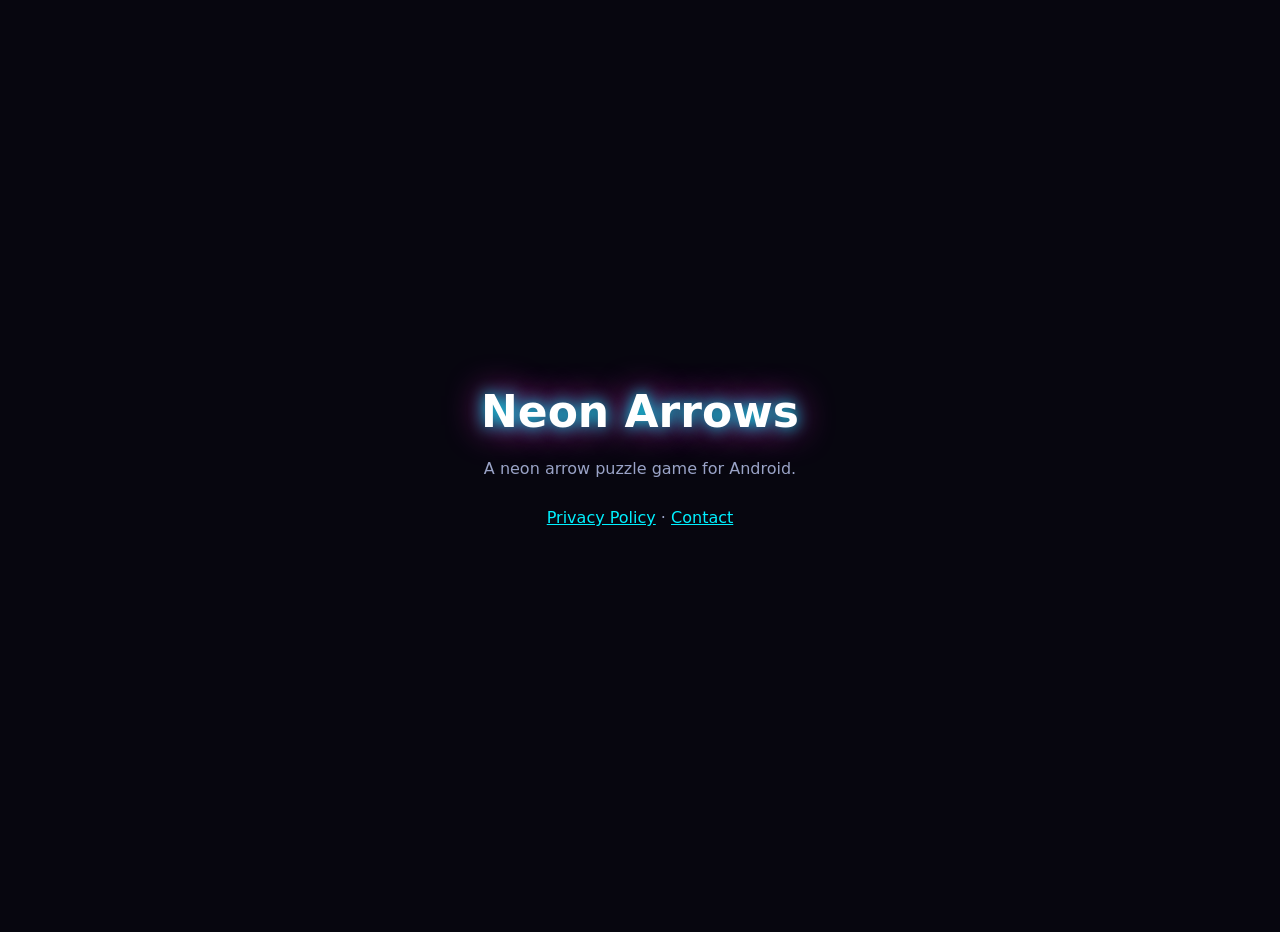
<file: index.html>
<!doctype html>
<html lang="en">
<head>
<meta charset="utf-8">
<meta name="viewport" content="width=device-width, initial-scale=1">
<title>Neon Arrows</title>
<style>
  body { margin: 0; min-height: 100vh; display: grid; place-items: center; background: #07060f; color: #e8ecff;
    font: 16px/1.6 system-ui, -apple-system, "Segoe UI", Roboto, sans-serif; text-align: center; padding: 16px; }
  h1 { font-size: 44px; margin: 0 0 8px; color: #fff; text-shadow: 0 0 16px #00f0ff, 0 0 36px #ff2bd6; }
  p { color: #9aa3c7; margin: 0 0 24px; }
  a { color: #00f0ff; }
</style>
</head>
<body>
  <main>
    <h1>Neon Arrows</h1>
    <p>A neon arrow puzzle game for Android.</p>
    <p><a href="neon-arrows/privacy.html">Privacy Policy</a> · <a href="mailto:whisk0114@gmail.com">Contact</a></p>
  </main>
</body>
</html>
</file>
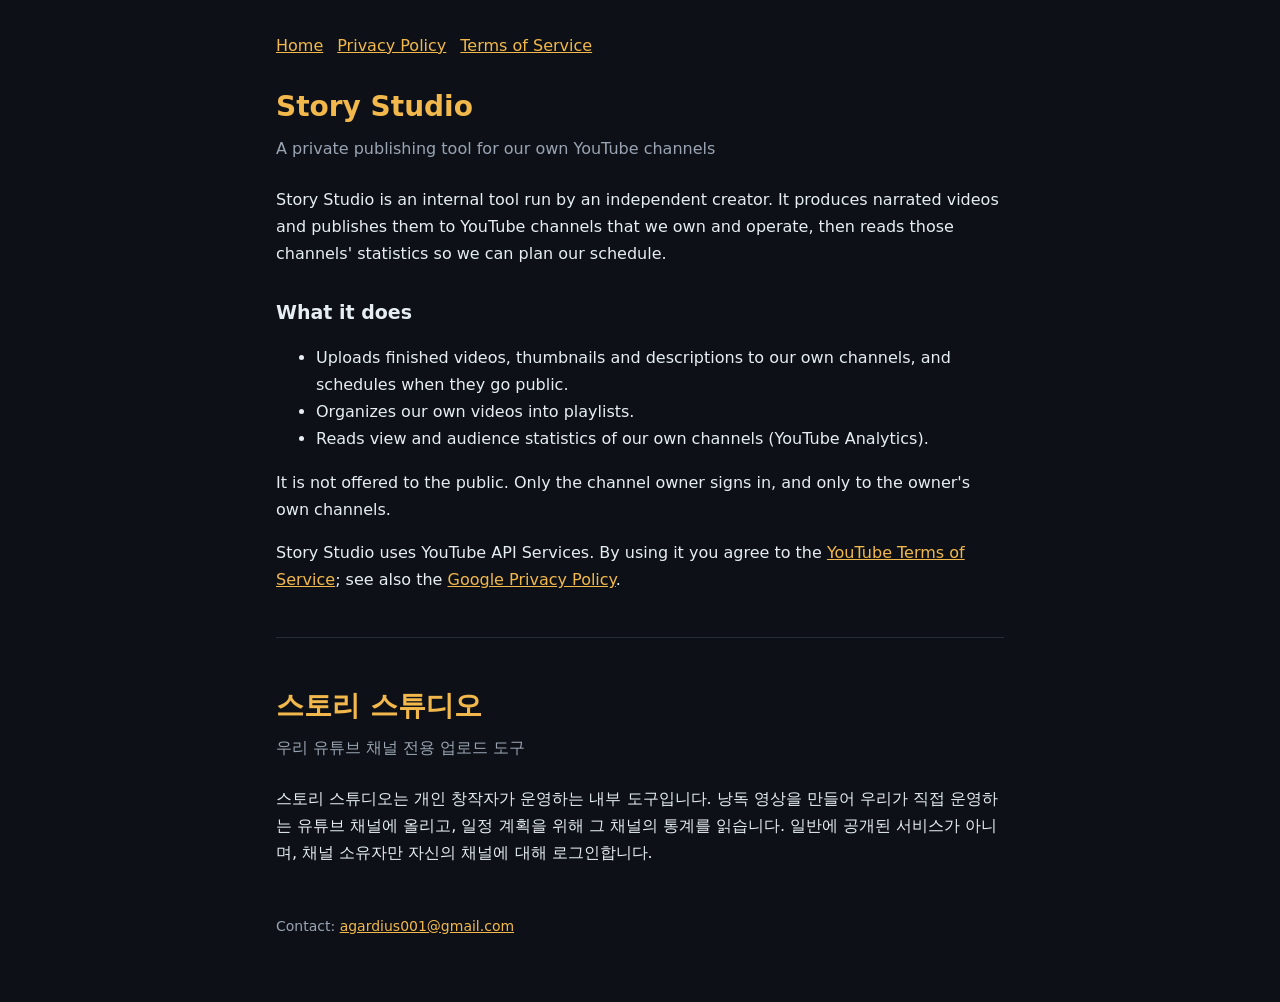
<file: studio/index.html>
<!doctype html>
<html lang="ko">
<head>
<meta charset="utf-8">
<meta name="viewport" content="width=device-width, initial-scale=1">
<title>Story Studio</title>
<link rel="stylesheet" href="style.css">
</head>
<body>
<main>
  <nav><a href="index.html">Home</a><a href="privacy.html">Privacy Policy</a><a href="terms.html">Terms of Service</a></nav>

  <h1>Story Studio</h1>
  <p class="meta">A private publishing tool for our own YouTube channels</p>

  <p>Story Studio is an internal tool run by an independent creator. It produces narrated videos and publishes them
    to YouTube channels that we own and operate, then reads those channels' statistics so we can plan our schedule.</p>

  <h2>What it does</h2>
  <ul>
    <li>Uploads finished videos, thumbnails and descriptions to our own channels, and schedules when they go public.</li>
    <li>Organizes our own videos into playlists.</li>
    <li>Reads view and audience statistics of our own channels (YouTube Analytics).</li>
  </ul>
  <p>It is not offered to the public. Only the channel owner signs in, and only to the owner's own channels.</p>

  <p>Story Studio uses YouTube API Services. By using it you agree to the
    <a href="https://www.youtube.com/t/terms">YouTube Terms of Service</a>; see also the
    <a href="https://policies.google.com/privacy">Google Privacy Policy</a>.</p>

  <hr>

  <h1>스토리 스튜디오</h1>
  <p class="meta">우리 유튜브 채널 전용 업로드 도구</p>
  <p>스토리 스튜디오는 개인 창작자가 운영하는 내부 도구입니다. 낭독 영상을 만들어 우리가 직접 운영하는 유튜브 채널에
    올리고, 일정 계획을 위해 그 채널의 통계를 읽습니다. 일반에 공개된 서비스가 아니며, 채널 소유자만 자신의 채널에 대해
    로그인합니다.</p>

  <footer>Contact: <a href="mailto:agardius001@gmail.com">agardius001@gmail.com</a></footer>
</main>
</body>
</html>
</file>
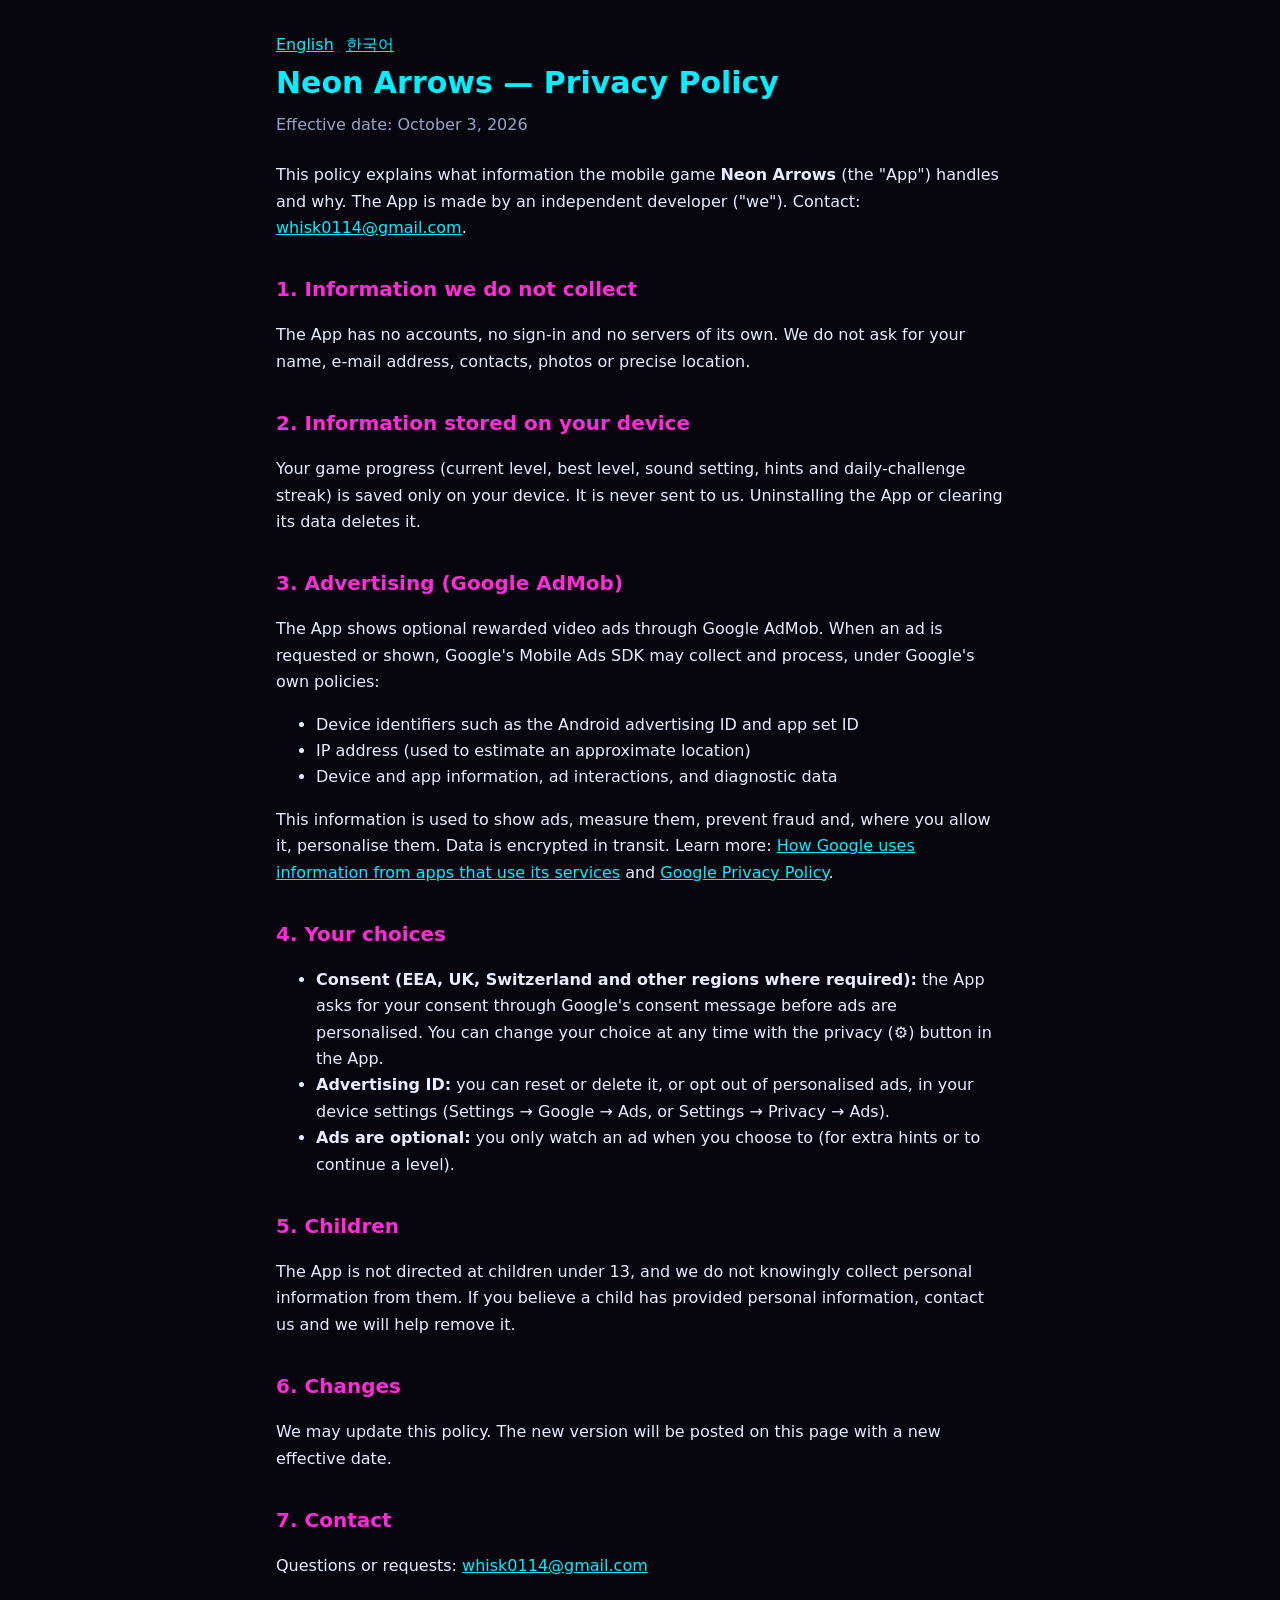
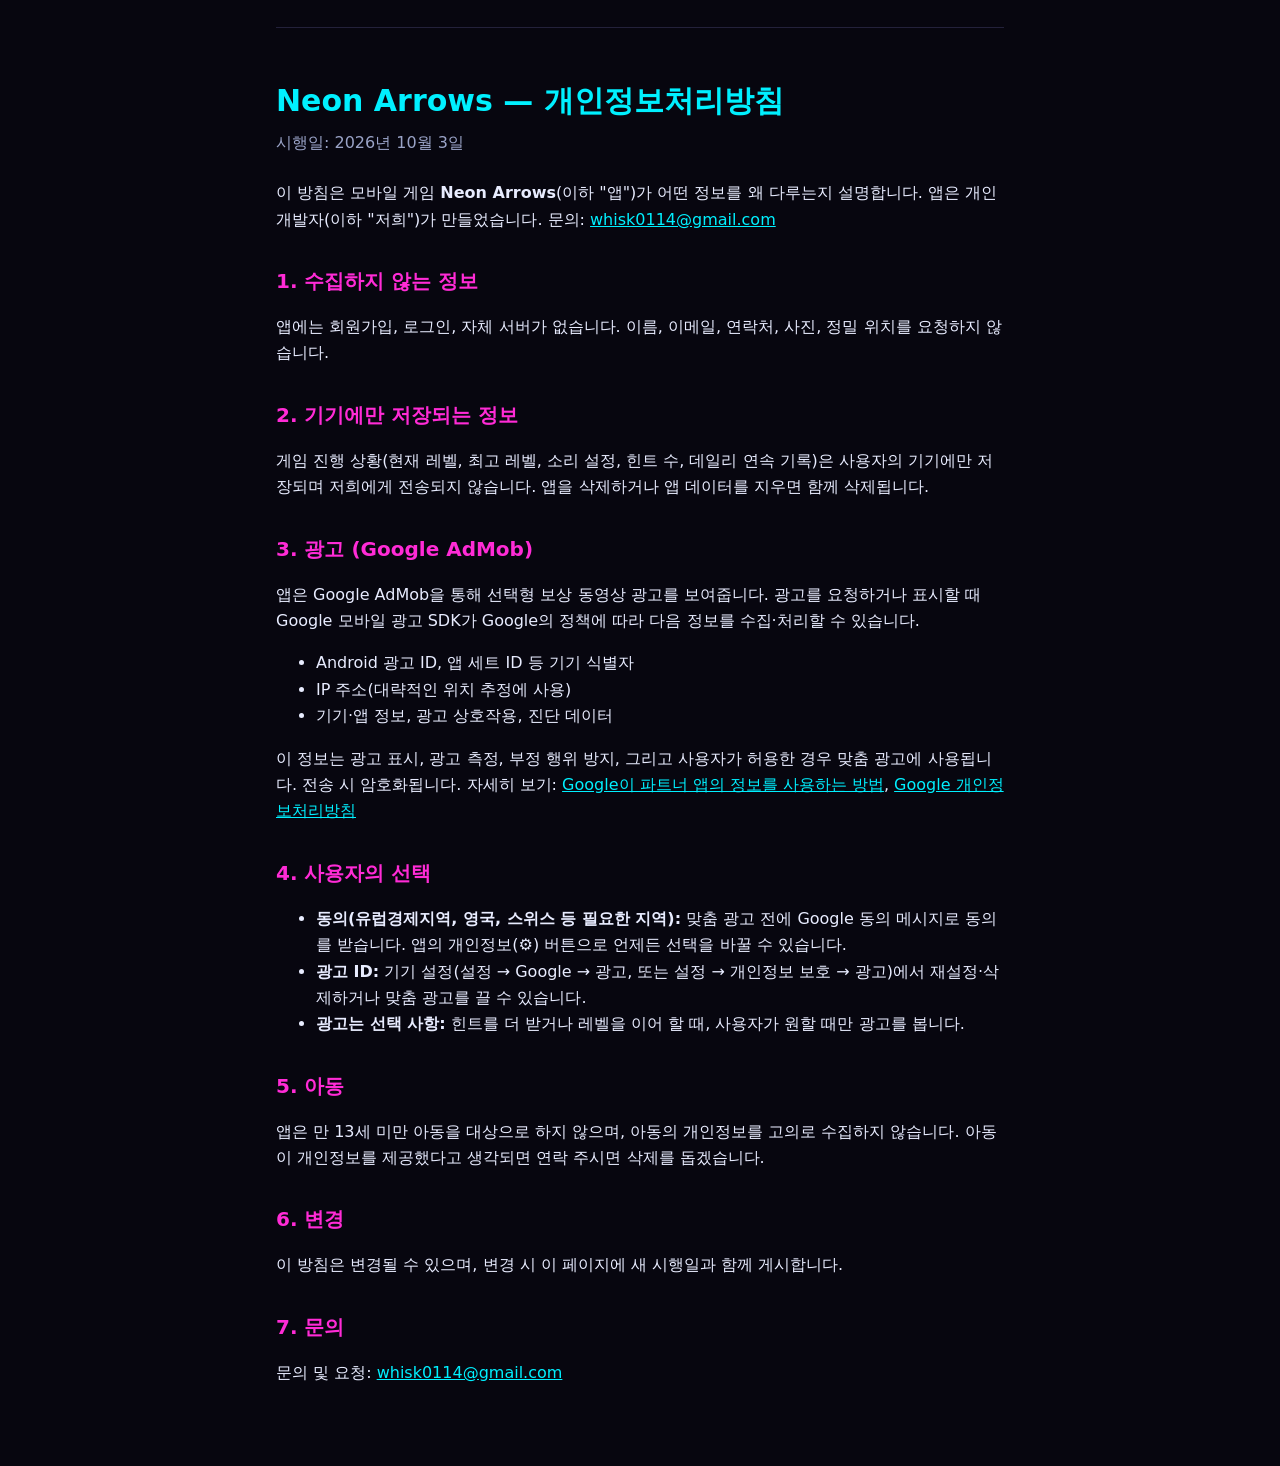
<file: neon-arrows/privacy.html>
<!doctype html>
<html lang="en">
<head>
<meta charset="utf-8">
<meta name="viewport" content="width=device-width, initial-scale=1">
<title>Neon Arrows — Privacy Policy</title>
<style>
  :root { --bg: #07060f; --text: #e8ecff; --dim: #9aa3c7; --accent: #00f0ff; --accent2: #ff2bd6; }
  * { box-sizing: border-box; }
  body { margin: 0; background: var(--bg); color: var(--text); font: 16px/1.65 system-ui, -apple-system, "Segoe UI", Roboto, "Malgun Gothic", sans-serif; }
  main { max-width: 760px; margin: 0 auto; padding: 32px 16px 64px; }
  h1 { font-size: 30px; margin: 0 0 4px; color: var(--accent); }
  h2 { font-size: 20px; margin: 32px 0 8px; color: var(--accent2); }
  p, li { color: var(--text); }
  .meta { color: var(--dim); margin: 0 0 24px; }
  a { color: var(--accent); }
  nav a { margin-right: 12px; }
  hr { border: 0; border-top: 1px solid #23213a; margin: 48px 0; }
</style>
</head>
<body>
<main>
  <nav><a href="#en">English</a><a href="#ko">한국어</a></nav>

  <section id="en">
    <h1>Neon Arrows — Privacy Policy</h1>
    <p class="meta">Effective date: October 3, 2026</p>

    <p>This policy explains what information the mobile game <strong>Neon Arrows</strong> (the "App") handles and why.
      The App is made by an independent developer ("we"). Contact: <a href="mailto:whisk0114@gmail.com">whisk0114@gmail.com</a>.</p>

    <h2>1. Information we do not collect</h2>
    <p>The App has no accounts, no sign-in and no servers of its own. We do not ask for your name, e-mail address,
      contacts, photos or precise location.</p>

    <h2>2. Information stored on your device</h2>
    <p>Your game progress (current level, best level, sound setting, hints and daily-challenge streak) is saved only
      on your device. It is never sent to us. Uninstalling the App or clearing its data deletes it.</p>

    <h2>3. Advertising (Google AdMob)</h2>
    <p>The App shows optional rewarded video ads through Google AdMob. When an ad is requested or shown, Google's
      Mobile Ads SDK may collect and process, under Google's own policies:</p>
    <ul>
      <li>Device identifiers such as the Android advertising ID and app set ID</li>
      <li>IP address (used to estimate an approximate location)</li>
      <li>Device and app information, ad interactions, and diagnostic data</li>
    </ul>
    <p>This information is used to show ads, measure them, prevent fraud and, where you allow it, personalise them.
      Data is encrypted in transit. Learn more:
      <a href="https://policies.google.com/technologies/partner-sites">How Google uses information from apps that use its services</a>
      and <a href="https://policies.google.com/privacy">Google Privacy Policy</a>.</p>

    <h2>4. Your choices</h2>
    <ul>
      <li><strong>Consent (EEA, UK, Switzerland and other regions where required):</strong> the App asks for your consent
        through Google's consent message before ads are personalised. You can change your choice at any time with the
        privacy (⚙) button in the App.</li>
      <li><strong>Advertising ID:</strong> you can reset or delete it, or opt out of personalised ads, in your device
        settings (Settings → Google → Ads, or Settings → Privacy → Ads).</li>
      <li><strong>Ads are optional:</strong> you only watch an ad when you choose to (for extra hints or to continue a level).</li>
    </ul>

    <h2>5. Children</h2>
    <p>The App is not directed at children under 13, and we do not knowingly collect personal information from them.
      If you believe a child has provided personal information, contact us and we will help remove it.</p>

    <h2>6. Changes</h2>
    <p>We may update this policy. The new version will be posted on this page with a new effective date.</p>

    <h2>7. Contact</h2>
    <p>Questions or requests: <a href="mailto:whisk0114@gmail.com">whisk0114@gmail.com</a></p>
  </section>

  <hr>

  <section id="ko" lang="ko">
    <h1>Neon Arrows — 개인정보처리방침</h1>
    <p class="meta">시행일: 2026년 10월 3일</p>

    <p>이 방침은 모바일 게임 <strong>Neon Arrows</strong>(이하 "앱")가 어떤 정보를 왜 다루는지 설명합니다.
      앱은 개인 개발자(이하 "저희")가 만들었습니다. 문의: <a href="mailto:whisk0114@gmail.com">whisk0114@gmail.com</a></p>

    <h2>1. 수집하지 않는 정보</h2>
    <p>앱에는 회원가입, 로그인, 자체 서버가 없습니다. 이름, 이메일, 연락처, 사진, 정밀 위치를 요청하지 않습니다.</p>

    <h2>2. 기기에만 저장되는 정보</h2>
    <p>게임 진행 상황(현재 레벨, 최고 레벨, 소리 설정, 힌트 수, 데일리 연속 기록)은 사용자의 기기에만 저장되며
      저희에게 전송되지 않습니다. 앱을 삭제하거나 앱 데이터를 지우면 함께 삭제됩니다.</p>

    <h2>3. 광고 (Google AdMob)</h2>
    <p>앱은 Google AdMob을 통해 선택형 보상 동영상 광고를 보여줍니다. 광고를 요청하거나 표시할 때 Google 모바일 광고
      SDK가 Google의 정책에 따라 다음 정보를 수집·처리할 수 있습니다.</p>
    <ul>
      <li>Android 광고 ID, 앱 세트 ID 등 기기 식별자</li>
      <li>IP 주소(대략적인 위치 추정에 사용)</li>
      <li>기기·앱 정보, 광고 상호작용, 진단 데이터</li>
    </ul>
    <p>이 정보는 광고 표시, 광고 측정, 부정 행위 방지, 그리고 사용자가 허용한 경우 맞춤 광고에 사용됩니다.
      전송 시 암호화됩니다. 자세히 보기:
      <a href="https://policies.google.com/technologies/partner-sites?hl=ko">Google이 파트너 앱의 정보를 사용하는 방법</a>,
      <a href="https://policies.google.com/privacy?hl=ko">Google 개인정보처리방침</a></p>

    <h2>4. 사용자의 선택</h2>
    <ul>
      <li><strong>동의(유럽경제지역, 영국, 스위스 등 필요한 지역):</strong> 맞춤 광고 전에 Google 동의 메시지로 동의를
        받습니다. 앱의 개인정보(⚙) 버튼으로 언제든 선택을 바꿀 수 있습니다.</li>
      <li><strong>광고 ID:</strong> 기기 설정(설정 → Google → 광고, 또는 설정 → 개인정보 보호 → 광고)에서 재설정·삭제하거나
        맞춤 광고를 끌 수 있습니다.</li>
      <li><strong>광고는 선택 사항:</strong> 힌트를 더 받거나 레벨을 이어 할 때, 사용자가 원할 때만 광고를 봅니다.</li>
    </ul>

    <h2>5. 아동</h2>
    <p>앱은 만 13세 미만 아동을 대상으로 하지 않으며, 아동의 개인정보를 고의로 수집하지 않습니다.
      아동이 개인정보를 제공했다고 생각되면 연락 주시면 삭제를 돕겠습니다.</p>

    <h2>6. 변경</h2>
    <p>이 방침은 변경될 수 있으며, 변경 시 이 페이지에 새 시행일과 함께 게시합니다.</p>

    <h2>7. 문의</h2>
    <p>문의 및 요청: <a href="mailto:whisk0114@gmail.com">whisk0114@gmail.com</a></p>
  </section>
</main>
</body>
</html>
</file>
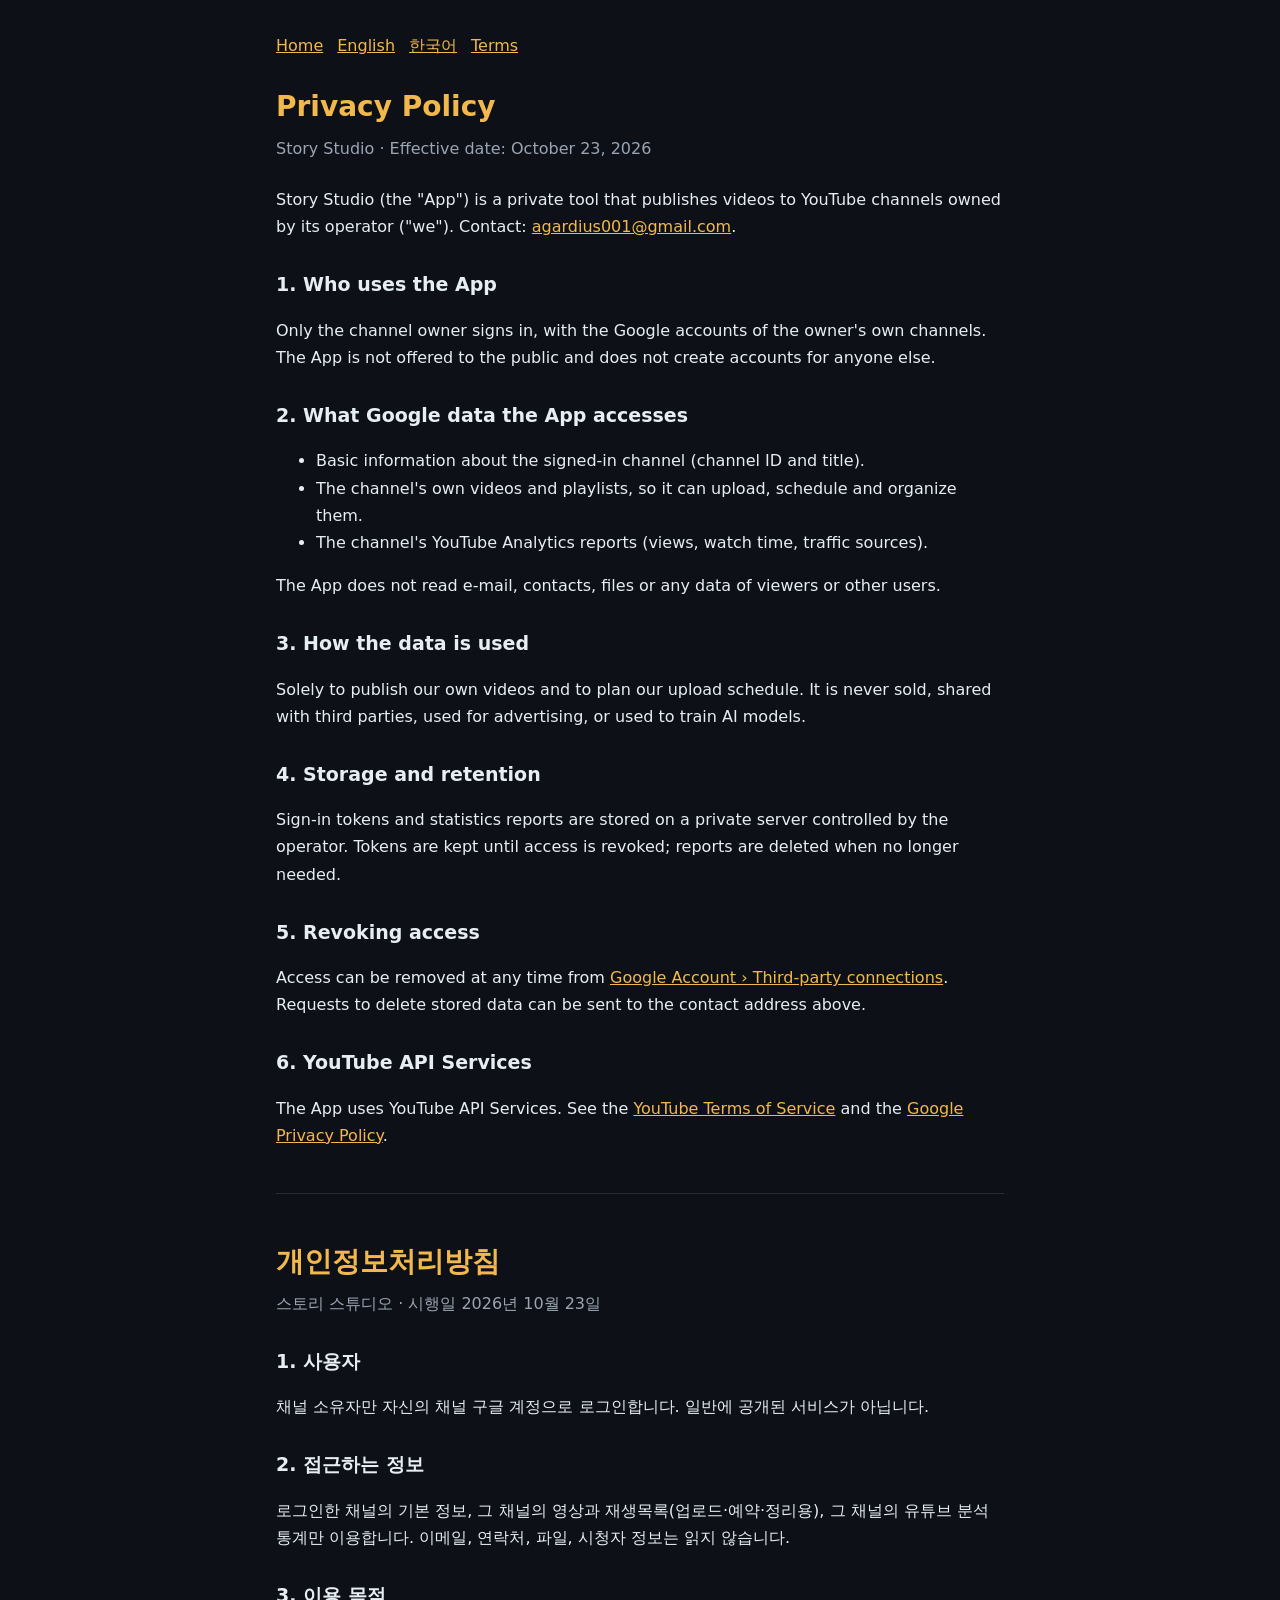
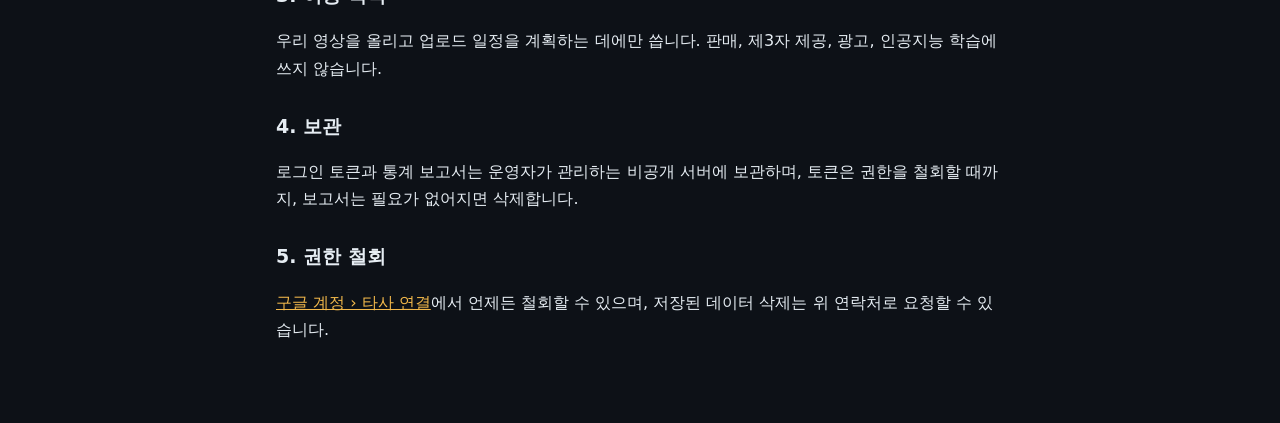
<file: studio/privacy.html>
<!doctype html>
<html lang="en">
<head>
<meta charset="utf-8">
<meta name="viewport" content="width=device-width, initial-scale=1">
<title>Story Studio Privacy</title>
<link rel="stylesheet" href="style.css">
</head>
<body>
<main>
  <nav><a href="index.html">Home</a><a href="#en">English</a><a href="#ko">한국어</a><a href="terms.html">Terms</a></nav>

  <section id="en">
    <h1>Privacy Policy</h1>
    <p class="meta">Story Studio · Effective date: October 23, 2026</p>

    <p>Story Studio (the "App") is a private tool that publishes videos to YouTube channels owned by its operator ("we").
      Contact: <a href="mailto:agardius001@gmail.com">agardius001@gmail.com</a>.</p>

    <h2>1. Who uses the App</h2>
    <p>Only the channel owner signs in, with the Google accounts of the owner's own channels. The App is not offered to
      the public and does not create accounts for anyone else.</p>

    <h2>2. What Google data the App accesses</h2>
    <ul>
      <li>Basic information about the signed-in channel (channel ID and title).</li>
      <li>The channel's own videos and playlists, so it can upload, schedule and organize them.</li>
      <li>The channel's YouTube Analytics reports (views, watch time, traffic sources).</li>
    </ul>
    <p>The App does not read e-mail, contacts, files or any data of viewers or other users.</p>

    <h2>3. How the data is used</h2>
    <p>Solely to publish our own videos and to plan our upload schedule. It is never sold, shared with third parties,
      used for advertising, or used to train AI models.</p>

    <h2>4. Storage and retention</h2>
    <p>Sign-in tokens and statistics reports are stored on a private server controlled by the operator. Tokens are kept
      until access is revoked; reports are deleted when no longer needed.</p>

    <h2>5. Revoking access</h2>
    <p>Access can be removed at any time from
      <a href="https://myaccount.google.com/permissions">Google Account › Third-party connections</a>.
      Requests to delete stored data can be sent to the contact address above.</p>

    <h2>6. YouTube API Services</h2>
    <p>The App uses YouTube API Services. See the <a href="https://www.youtube.com/t/terms">YouTube Terms of Service</a>
      and the <a href="https://policies.google.com/privacy">Google Privacy Policy</a>.</p>
  </section>

  <hr>

  <section id="ko">
    <h1>개인정보처리방침</h1>
    <p class="meta">스토리 스튜디오 · 시행일 2026년 10월 23일</p>
    <h2>1. 사용자</h2>
    <p>채널 소유자만 자신의 채널 구글 계정으로 로그인합니다. 일반에 공개된 서비스가 아닙니다.</p>
    <h2>2. 접근하는 정보</h2>
    <p>로그인한 채널의 기본 정보, 그 채널의 영상과 재생목록(업로드·예약·정리용), 그 채널의 유튜브 분석 통계만 이용합니다.
      이메일, 연락처, 파일, 시청자 정보는 읽지 않습니다.</p>
    <h2>3. 이용 목적</h2>
    <p>우리 영상을 올리고 업로드 일정을 계획하는 데에만 씁니다. 판매, 제3자 제공, 광고, 인공지능 학습에 쓰지 않습니다.</p>
    <h2>4. 보관</h2>
    <p>로그인 토큰과 통계 보고서는 운영자가 관리하는 비공개 서버에 보관하며, 토큰은 권한을 철회할 때까지, 보고서는 필요가
      없어지면 삭제합니다.</p>
    <h2>5. 권한 철회</h2>
    <p><a href="https://myaccount.google.com/permissions">구글 계정 › 타사 연결</a>에서 언제든 철회할 수 있으며, 저장된
      데이터 삭제는 위 연락처로 요청할 수 있습니다.</p>
  </section>
</main>
</body>
</html>
</file>
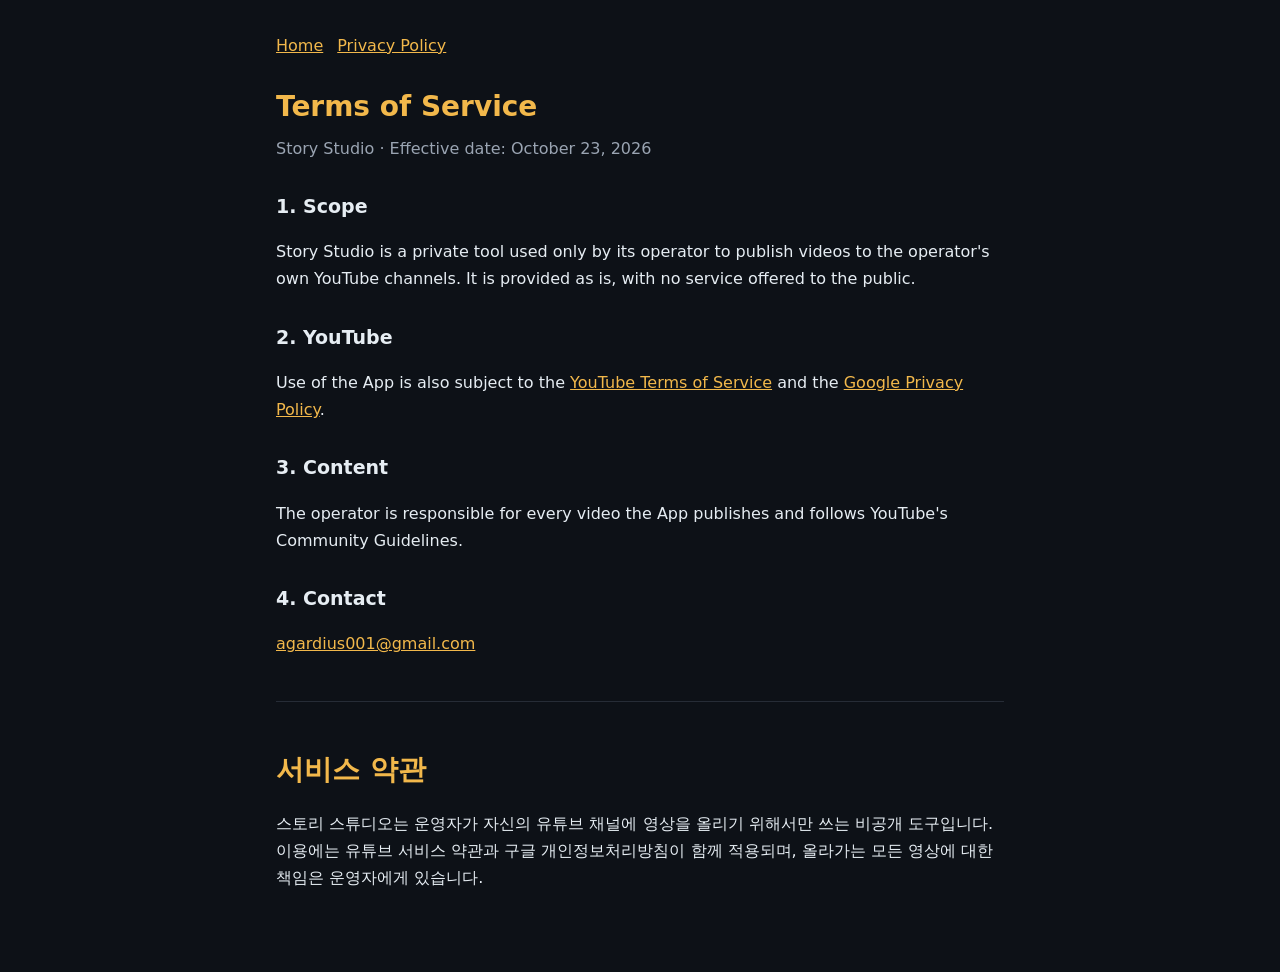
<file: studio/terms.html>
<!doctype html>
<html lang="en">
<head>
<meta charset="utf-8">
<meta name="viewport" content="width=device-width, initial-scale=1">
<title>Story Studio Terms</title>
<link rel="stylesheet" href="style.css">
</head>
<body>
<main>
  <nav><a href="index.html">Home</a><a href="privacy.html">Privacy Policy</a></nav>

  <h1>Terms of Service</h1>
  <p class="meta">Story Studio · Effective date: October 23, 2026</p>

  <h2>1. Scope</h2>
  <p>Story Studio is a private tool used only by its operator to publish videos to the operator's own YouTube
    channels. It is provided as is, with no service offered to the public.</p>

  <h2>2. YouTube</h2>
  <p>Use of the App is also subject to the <a href="https://www.youtube.com/t/terms">YouTube Terms of Service</a>
    and the <a href="https://policies.google.com/privacy">Google Privacy Policy</a>.</p>

  <h2>3. Content</h2>
  <p>The operator is responsible for every video the App publishes and follows YouTube's Community Guidelines.</p>

  <h2>4. Contact</h2>
  <p><a href="mailto:agardius001@gmail.com">agardius001@gmail.com</a></p>

  <hr>

  <h1>서비스 약관</h1>
  <p>스토리 스튜디오는 운영자가 자신의 유튜브 채널에 영상을 올리기 위해서만 쓰는 비공개 도구입니다. 이용에는 유튜브 서비스
    약관과 구글 개인정보처리방침이 함께 적용되며, 올라가는 모든 영상에 대한 책임은 운영자에게 있습니다.</p>
</main>
</body>
</html>
</file>
<file: studio/style.css>
:root { --bg: #0d1117; --text: #e6edf3; --dim: #9aa4b2; --accent: #f2b84b; --line: #262c36; }
* { box-sizing: border-box; }
body { margin: 0; background: var(--bg); color: var(--text); font: 16px/1.7 system-ui, -apple-system, "Segoe UI", Roboto, "Malgun Gothic", sans-serif; }
main { max-width: 760px; margin: 0 auto; padding: 32px 16px 64px; }
h1 { font-size: 28px; margin: 0 0 4px; color: var(--accent); }
h2 { font-size: 19px; margin: 28px 0 8px; }
.meta { color: var(--dim); margin: 0 0 24px; }
a { color: var(--accent); }
nav { margin-bottom: 24px; }
nav a { margin-right: 14px; }
hr { border: 0; border-top: 1px solid var(--line); margin: 44px 0; }
footer { color: var(--dim); font-size: 14px; margin-top: 48px; }
</file>
